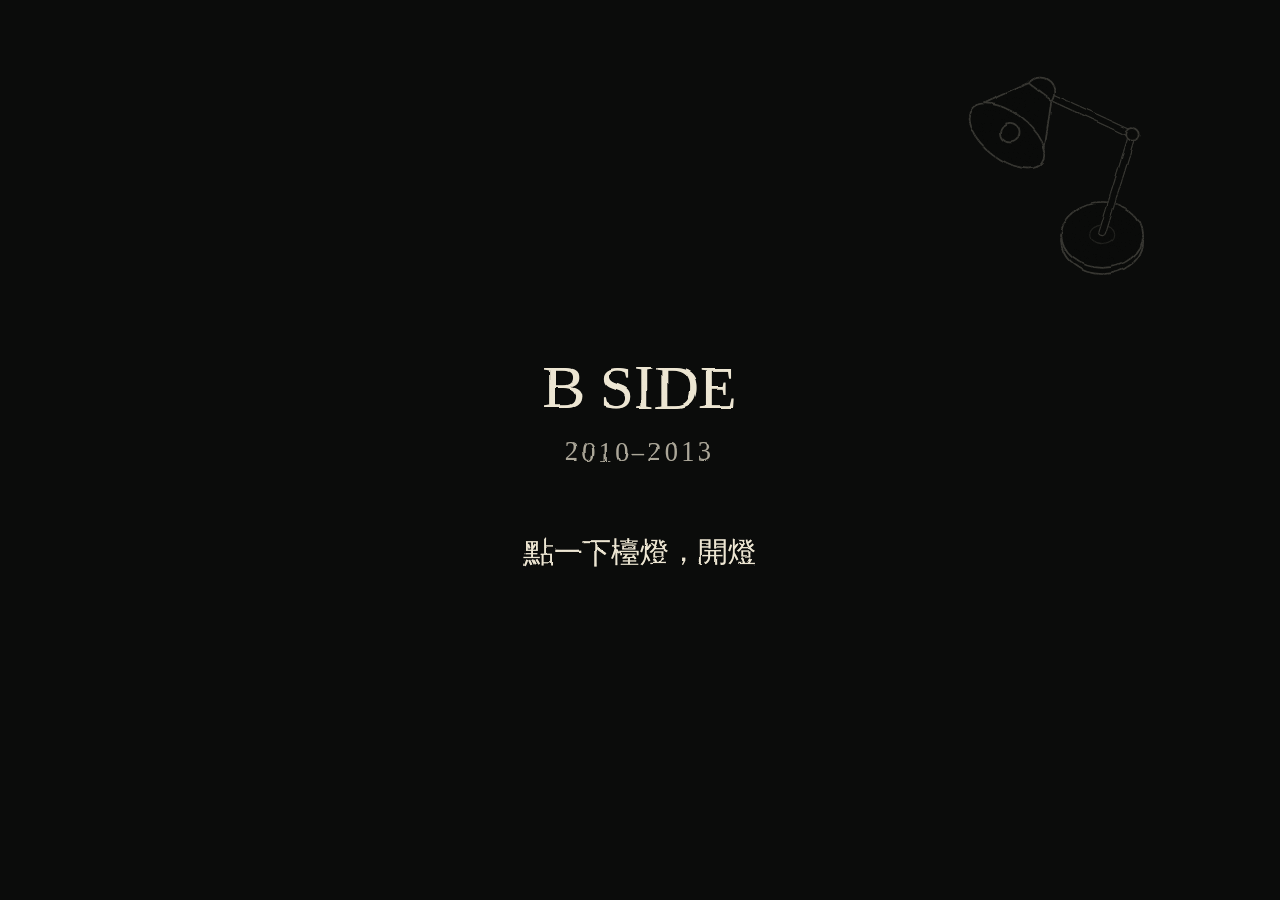
<file: index.html>
<!doctype html>
<html lang="zh-Hant">
<head>
<meta charset="utf-8">
<meta name="viewport" content="width=device-width, initial-scale=1, viewport-fit=cover">
<meta name="theme-color" content="#0B0C0B">
<title>B SIDE 2010-2013</title>
<meta property="og:title" content="B SIDE 2010-2013">
<meta property="og:type" content="music.album">
<link rel="icon" href="data:,">
<link rel="stylesheet" href="css/style.css">
</head>
<body>
<!-- 粉筆線條的濾鏡，整個頁面共用 -->
<svg id="defs" width="0" height="0" aria-hidden="true" focusable="false"><defs></defs></svg>

<main id="stage" class="light-off">
  <!-- 桌面：由 js/app.js 畫出來 -->
  <div id="desk"></div>

  <!-- 還沒開燈時 -->
  <div id="welcome">
    <svg viewBox="0 0 600 300" role="img" aria-label="B SIDE，2010 到 2013。點一下檯燈，開燈。">
      <g class="chalk boil">
        <text class="tx" x="300" y="112" text-anchor="middle" font-size="56">B SIDE</text>
        <text class="tx" x="300" y="160" text-anchor="middle" font-size="24" letter-spacing="3" opacity=".6">2010–2013</text>
      </g>
      <g class="chalk boil w-prompt"><text class="tx" x="300" y="252" text-anchor="middle" font-size="26">點一下檯燈，開燈</text></g>
    </svg>
  </div>

  <!-- 關燈後的播放器 -->
  <section id="player" aria-hidden="true" aria-label="播放器">
    <button class="p-x" type="button" data-act="close" aria-label="回到桌面">
      <svg viewBox="0 0 44 44" aria-hidden="true"><g class="chalk boil"><path class="l" d="M13,13 L31,31 M31,13 L13,31"></path></g></svg>
    </button>
    <header class="p-head">
      <h1 id="p-title"></h1>
      <p id="p-credits"></p>
    </header>
    <div id="p-lyrics"></div>
    <svg id="p-controls" viewBox="0 0 320 124" role="group" aria-label="播放控制"></svg>
  </section>
</main>

<audio id="audio" preload="metadata" playsinline></audio>
<script type="module" src="js/app.js"></script>
</body>
</html>
</file>
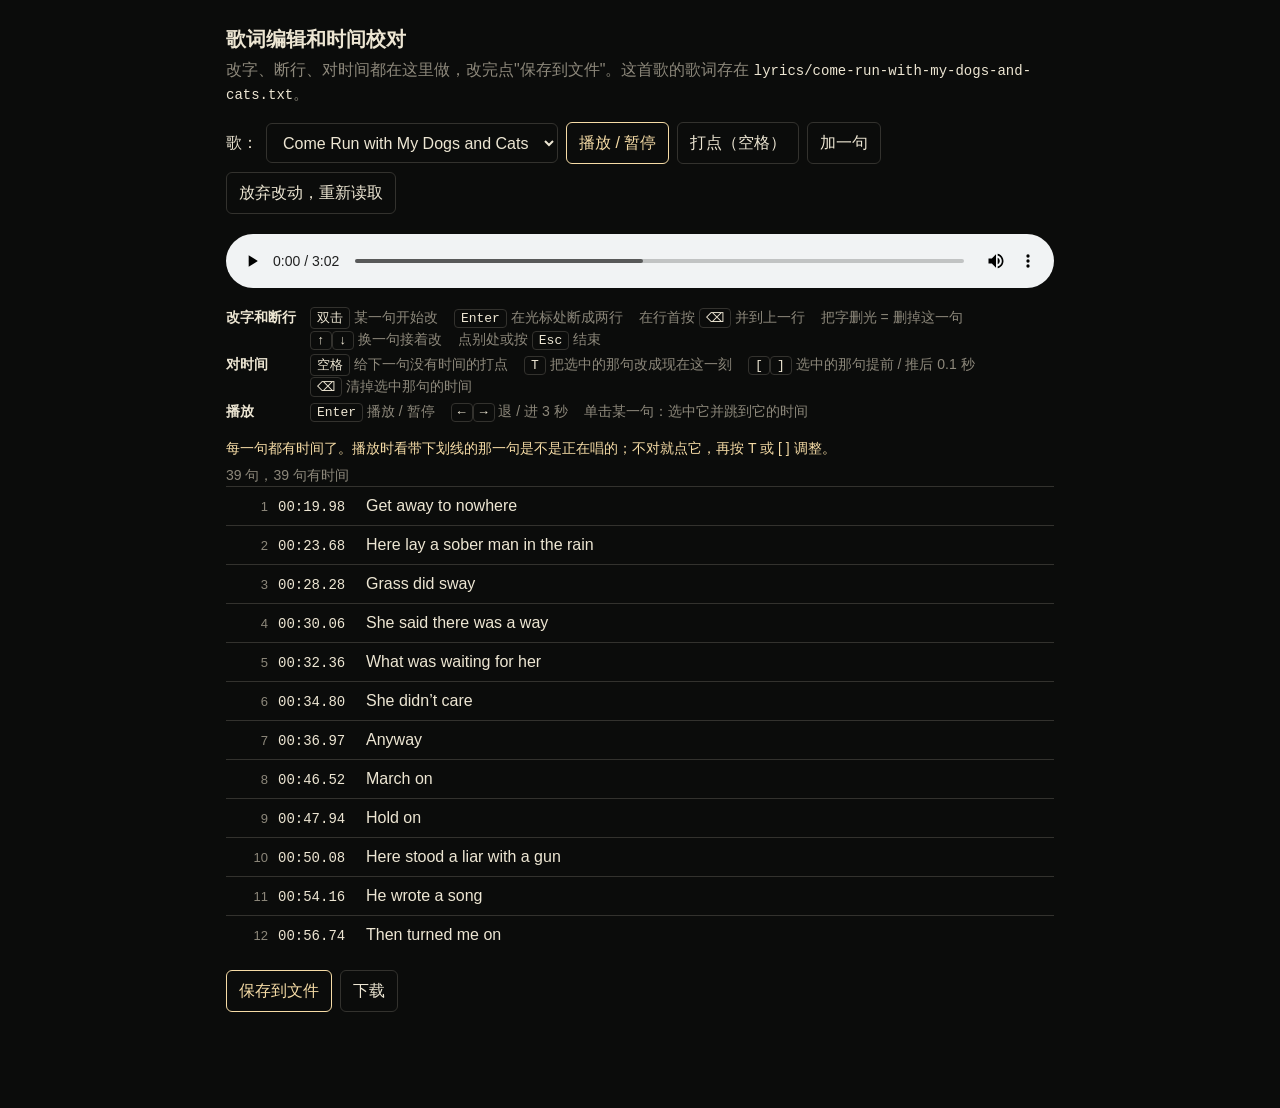
<file: tools/timing.html>
<!doctype html>
<html lang="zh-Hans">
<head>
<meta charset="utf-8">
<meta name="viewport" content="width=device-width, initial-scale=1">
<title>歌词编辑和时间校对</title>
<link rel="icon" href="data:,">
<style>
  :root { --bg: #0B0C0B; --ink: #EDE6D3; --dim: #8d887b; --line: #33322e; --hot: #F6DCA6; }
  * { box-sizing: border-box; }
  body { margin: 0; background: var(--bg); color: var(--ink); font: 16px/1.5 -apple-system, "PingFang SC", "Microsoft YaHei", sans-serif; }
  main { max-width: 860px; margin: 0 auto; padding: 24px 16px 80px; }
  h1 { font-size: 20px; margin: 0 0 4px; font-weight: 600; }
  p { margin: 0 0 12px; color: var(--dim); }
  code { font: 14px ui-monospace, Menlo, monospace; color: var(--ink); }
  .bar { display: flex; flex-wrap: wrap; gap: 8px; align-items: center; margin: 16px 0; }
  select, button { font: inherit; color: var(--ink); background: none; border: 1px solid var(--line); border-radius: 6px; padding: 8px 12px; min-height: 40px; }
  button { cursor: pointer; }
  button:hover, select:hover { border-color: var(--dim); }
  button.primary { border-color: var(--hot); color: var(--hot); }
  audio { width: 100%; margin: 4px 0 12px; }
  kbd { display: inline-block; min-width: 22px; padding: 1px 6px; border: 1px solid var(--line); border-radius: 4px; font: 13px ui-monospace, Menlo, monospace; color: var(--ink); text-align: center; }
  .keys { display: grid; grid-template-columns: auto 1fr; gap: 4px 14px; color: var(--dim); font-size: 14px; margin-bottom: 16px; }
  .keys b { color: var(--ink); font-weight: 600; white-space: nowrap; }
  .keys span span { display: inline-block; margin-right: 16px; }
  ol { list-style: none; margin: 0; padding: 0; border-top: 1px solid var(--line); max-height: 52vh; overflow: auto; }
  li { display: grid; grid-template-columns: 34px 78px 1fr; gap: 10px; align-items: baseline; padding: 7px 8px; border-bottom: 1px solid var(--line); cursor: pointer; }
  li .n { color: var(--dim); font-size: 13px; text-align: right; }
  li .t { font: 14px ui-monospace, Menlo, monospace; color: var(--dim); }
  li.done .t { color: var(--ink); }
  li.next { background: #1b1a16; }
  li.next .x { color: var(--hot); }
  li.playing span.x { text-decoration: underline; text-decoration-thickness: 2px; text-underline-offset: 5px; }
  li.sel { outline: 1px solid var(--hot); outline-offset: -1px; }
  li input.x { font: inherit; color: var(--ink); background: #1b1a16; border: 1px solid var(--hot); border-radius: 4px; padding: 2px 6px; margin: -3px 0; width: 100%; outline: none; }
  #note { color: var(--hot); font-size: 14px; min-height: 21px; margin-bottom: 6px; }
  #status { color: var(--dim); font-size: 14px; }
</style>
</head>
<body>
<main>
<h1>歌词编辑和时间校对</h1>
<p>改字、断行、对时间都在这里做，改完点"保存到文件"。这首歌的歌词存在 <code id="path"></code>。</p>

<div class="bar">
  <label for="song">歌：</label>
  <select id="song"></select>
  <button id="play" class="primary" type="button">播放 / 暂停</button>
  <button id="stamp" type="button">打点（空格）</button>
  <button id="add" type="button">加一句</button>
  <button id="reload" type="button">放弃改动，重新读取</button>
</div>

<audio id="audio" controls preload="auto"></audio>

<div class="keys">
  <b>改字和断行</b>
  <span><span><kbd>双击</kbd> 某一句开始改</span><span><kbd>Enter</kbd> 在光标处断成两行</span><span>在行首按 <kbd>⌫</kbd> 并到上一行</span><span>把字删光 = 删掉这一句</span><span><kbd>↑</kbd><kbd>↓</kbd> 换一句接着改</span><span>点别处或按 <kbd>Esc</kbd> 结束</span></span>
  <b>对时间</b>
  <span><span><kbd>空格</kbd> 给下一句没有时间的打点</span><span><kbd>T</kbd> 把选中的那句改成现在这一刻</span><span><kbd>[</kbd><kbd>]</kbd> 选中的那句提前 / 推后 0.1 秒</span><span><kbd>⌫</kbd> 清掉选中那句的时间</span></span>
  <b>播放</b>
  <span><span><kbd>Enter</kbd> 播放 / 暂停</span><span><kbd>←</kbd><kbd>→</kbd> 退 / 进 3 秒</span><span>单击某一句：选中它并跳到它的时间</span></span>
</div>

<div id="note"></div>
<div id="status"></div>
<ol id="lines"></ol>

<div class="bar">
  <button id="save" class="primary" type="button">保存到文件</button>
  <button id="download" type="button">下载</button>
  <span id="done" style="color: var(--dim); font-size: 14px"></span>
</div>
</main>

<script>
const $ = (s) => document.querySelector(s);
const audio = $('#audio');
const list = $('#lines');
let songs = [];
let song = null;
let header = [];     // 文件开头的 # 说明行，保存时原样写回
let lines = [];      // [{ text, t }]，t 为 null 表示还没有时间
let sel = -1;        // 选中的句子
let edit = -1;       // 正在改字的句子
let dirty = false;
let leaving = false; // 正在结束编辑，忽略随之而来的 blur

const fmt = (t) => {
  if (t == null) return '--:--.--';
  const m = Math.floor(t / 60);
  const s = (t - m * 60).toFixed(2).padStart(5, '0');
  return String(m).padStart(2, '0') + ':' + s;
};
const round = (t) => Math.max(0, Math.round(t * 100) / 100);
const nextIndex = () => lines.findIndex((l) => l.t == null);
const ascii = (c) => /[\x21-\x7e]/.test(c || '');

/* ---------- 读写文件 ---------- */

function parse(raw) {
  header = [];
  const out = [];
  for (const r of raw.split(/\r?\n/)) {
    const line = r.trim();
    if (line.startsWith('#')) { if (!out.length) header.push(r); continue; }
    if (!line) continue;
    const m = line.match(/^\[(\d+):(\d+(?:\.\d+)?)\]\s*(.*)$/);
    if (m) { if (m[3]) out.push({ text: m[3], t: Number(m[1]) * 60 + Number(m[2]) }); }
    else out.push({ text: line, t: null });
  }
  return out;
}

function serialize() {
  const head = header.length ? header.join('\n') + '\n\n' : '';
  const body = lines.filter((l) => l.text.trim());
  return head + body.map((l) => (l.t == null ? l.text : `[${fmt(l.t)}] ${l.text}`)).join('\n') + '\n';
}

function touch() { dirty = true; $('#done').textContent = '有改动还没保存'; }

/* ---------- 画列表 ---------- */

/** 行数或正在编辑的行变了：整个列表重画 */
function rebuild() {
  // 重画会把旧的输入框拿掉，浏览器会当成它"失去焦点"；这不是使用者结束编辑，要忽略
  const was = leaving;
  leaving = true;
  list.innerHTML = lines.map((l, i) => `<li data-i="${i}"><span class="n">${i + 1}</span><span class="t"></span>${
    i === edit ? '<input class="x" type="text" autocomplete="off" spellcheck="false" aria-label="这一句的歌词">' : '<span class="x"></span>'}</li>`).join('');
  leaving = was;
  list.querySelectorAll('li').forEach((li, i) => {
    const x = li.querySelector('.x');
    if (i === edit) x.value = lines[i].text; else x.textContent = lines[i].text;
  });
  refresh();
}

/** 只更新时间、高亮和提示，不动正在输入的那一格 */
function refresh() {
  const next = nextIndex();
  const now = audio.currentTime;
  let playing = -1;
  lines.forEach((l, i) => { if (l.t != null && l.t <= now) playing = i; });
  list.querySelectorAll('li').forEach((li, i) => {
    const l = lines[i];
    if (!l) return;
    li.className = [l.t != null ? 'done' : '', i === next ? 'next' : '', i === playing ? 'playing' : '', i === sel ? 'sel' : ''].join(' ');
    li.querySelector('.t').textContent = fmt(l.t);
  });
  const timed = lines.filter((l) => l.t != null);
  const backwards = timed.some((l, i) => i > 0 && l.t < timed[i - 1].t);
  $('#status').textContent = `${lines.length} 句，${timed.length} 句有时间`
    + (next >= 0 ? `，下一句要打点的是第 ${next + 1} 句` : '')
    + (backwards ? '。注意：有的句子时间比上一句还早' : '');
  if (edit < 0 && !audio.paused) {
    const focus = list.querySelector('li.playing') || list.querySelector('li.next');
    if (focus) focus.scrollIntoView({ block: 'nearest' });
  }
}

/* ---------- 改字和断行 ---------- */

function startEdit(i, caret) {
  if (i < 0 || i >= lines.length) return;
  edit = i;
  sel = i;
  rebuild();
  const input = list.querySelector('input.x');
  if (!input) return;
  input.focus();
  const pos = caret == null ? input.value.length : Math.min(caret, input.value.length);
  input.setSelectionRange(pos, pos);
}

/** 把输入框里的字收回来，结束编辑。字删光了就删掉这一句。回传这一句还在不在 */
function endEdit() {
  if (edit < 0) return true;
  const input = list.querySelector('input.x');
  const i = edit;
  const text = input ? input.value.trim() : lines[i].text;
  let kept = true;
  if (text !== lines[i].text) touch();
  if (text) lines[i].text = text;
  else { lines.splice(i, 1); kept = false; if (sel >= lines.length) sel = lines.length - 1; touch(); }
  edit = -1;
  rebuild();
  return kept;
}

function onEditKey(e) {
  if (e.isComposing || e.keyCode === 229) return;   // 输入法正在选字
  const input = e.target;
  const i = edit;
  const pos = input.selectionStart;
  if (e.key === 'Enter') {
    e.preventDefault();
    const a = input.value.slice(0, pos).trim();
    const b = input.value.slice(input.selectionEnd).trim();
    if (!a) return;                                   // 光标在行首：没有东西可断
    lines[i].text = a;
    lines.splice(i + 1, 0, { text: b, t: null });     // 后半句是新的一行，还没有时间
    touch();
    edit = -1;
    startEdit(i + 1, 0);
  } else if (e.key === 'Backspace' && pos === 0 && input.selectionEnd === 0 && i > 0) {
    e.preventDefault();
    const prev = lines[i - 1];
    const joint = prev.text.length;
    const gap = ascii(prev.text.slice(-1)) && ascii(input.value[0]) ? ' ' : '';
    prev.text = prev.text + gap + input.value.trim();
    lines.splice(i, 1);                               // 并上去的那一句，时间就不要了
    touch();
    edit = -1;
    startEdit(i - 1, joint + gap.length);
  } else if (e.key === 'Escape') {
    e.preventDefault();
    endEdit();
  } else if (e.key === 'ArrowUp' || e.key === 'ArrowDown') {
    e.preventDefault();
    const kept = endEdit();
    startEdit(e.key === 'ArrowUp' ? i - 1 : (kept ? i + 1 : i));
  }
}

list.addEventListener('keydown', (e) => { if (e.target.matches('input.x')) onEditKey(e); });
list.addEventListener('focusout', (e) => { if (e.target.matches('input.x') && !leaving) endEdit(); });
list.addEventListener('dblclick', (e) => {
  const li = e.target.closest('li');
  if (li && !e.target.matches('input.x')) startEdit(Number(li.dataset.i));
});

/* ---------- 对时间 ---------- */

function stamp() {
  const i = nextIndex();
  if (i < 0) return;
  lines[i].t = round(audio.currentTime);
  sel = i;
  touch(); refresh();
}

function retime() {
  if (sel < 0) return;
  lines[sel].t = round(audio.currentTime);
  touch(); refresh();
}

function nudge(d) {
  if (sel < 0 || lines[sel].t == null) return;
  lines[sel].t = round(lines[sel].t + d);
  audio.currentTime = lines[sel].t;
  touch(); refresh();
}

function clearSel() {
  if (sel < 0 || lines[sel].t == null) return;
  lines[sel].t = null;
  touch(); refresh();
}

/* ---------- 读取和保存 ---------- */

async function load(id) {
  if (dirty && !confirm('有改动还没保存，确定丢掉？')) { $('#song').value = song.id; return; }
  song = songs.find((s) => s.id === id);
  $('#path').textContent = song.lyrics || '（这首歌在 songs.json 里还没有 lyrics）';
  if (decodeURIComponent(audio.src).split('/').pop() !== song.audio.split('/').pop()) audio.src = '../' + song.audio;
  lines = [];
  if (song.lyrics) {
    try {
      const res = await fetch('../' + song.lyrics, { cache: 'no-store' });
      if (res.ok) lines = parse(await res.text());
    } catch (e) { /* 读不到就当作空的 */ }
  }
  sel = -1;
  edit = -1;
  dirty = false;
  $('#done').textContent = '';
  const missing = lines.filter((l) => l.t == null).length;
  $('#note').textContent = !lines.length ? '这首歌还没有歌词。点"加一句"开始写，写完一句按 Enter 接着写下一句。'
    : missing ? `有 ${missing} 句还没有时间。放歌，唱到那一句的开头时按空格。`
    : '每一句都有时间了。播放时看带下划线的那一句是不是正在唱的；不对就点它，再按 T 或 [ ] 调整。';
  rebuild();
}

async function save() {
  if (!song.lyrics) return;
  endEdit();
  try {
    const res = await fetch('../' + song.lyrics, { method: 'PUT', body: serialize(), headers: { 'Content-Type': 'text/plain; charset=utf-8' } });
    if (!res.ok) throw new Error(String(res.status));
    dirty = false;
    $('#done').textContent = '已保存到 ' + song.lyrics + '，刷新网页就能看到';
  } catch (e) {
    $('#done').textContent = '这里没法直接保存（需要用 dev-server.py 在本机打开）。请点"下载"，再替换原文件。';
  }
}

$('#play').onclick = () => { if (audio.paused) audio.play(); else audio.pause(); };
$('#stamp').onclick = stamp;
$('#reload').onclick = () => load(song.id);
$('#save').onclick = save;
$('#add').onclick = () => {
  endEdit();
  const at = sel >= 0 ? sel + 1 : lines.length;
  lines.splice(at, 0, { text: '', t: null });
  startEdit(at, 0);
};
$('#song').onchange = (e) => load(e.target.value);
$('#download').onclick = () => {
  endEdit();
  const a = document.createElement('a');
  a.href = URL.createObjectURL(new Blob([serialize()], { type: 'text/plain;charset=utf-8' }));
  a.download = song.lyrics.split('/').pop();
  a.click();
  URL.revokeObjectURL(a.href);
};
list.addEventListener('click', (e) => {
  const li = e.target.closest('li');
  if (!li || e.target.matches('input.x')) return;
  sel = Number(li.dataset.i);
  if (lines[sel] && lines[sel].t != null) audio.currentTime = lines[sel].t;
  refresh();
});
audio.addEventListener('timeupdate', refresh);
// 按钮和播放条不留焦点，否则空格会同时触发它们自己的动作
document.addEventListener('click', (e) => { const b = e.target.closest('button'); if (b) b.blur(); });
audio.addEventListener('focus', () => audio.blur());
window.addEventListener('beforeunload', (e) => { if (dirty) { e.preventDefault(); e.returnValue = ''; } });

document.addEventListener('keydown', (e) => {
  if (e.target.tagName === 'SELECT' || e.target.tagName === 'INPUT') return;   // 正在打字时，快捷键不生效
  if (e.key === ' ') { e.preventDefault(); stamp(); }
  else if (e.key === 'Enter') { e.preventDefault(); $('#play').onclick(); }
  else if (e.key === 'Backspace') { e.preventDefault(); clearSel(); }
  else if (e.key === 'ArrowLeft') { e.preventDefault(); audio.currentTime = Math.max(0, audio.currentTime - 3); }
  else if (e.key === 'ArrowRight') { e.preventDefault(); audio.currentTime += 3; }
  else if (e.key === '[') nudge(-0.1);
  else if (e.key === ']') nudge(0.1);
  else if (e.key === 't' || e.key === 'T') retime();
});

(async () => {
  const data = await (await fetch('../songs.json', { cache: 'no-store' })).json();
  songs = data.songs.filter((s) => !s.dev);
  $('#song').innerHTML = songs.map((s) => `<option value="${s.id}"></option>`).join('');
  [...$('#song').options].forEach((o, i) => { o.textContent = songs[i].title; });
  if (songs.length) load(songs[0].id);
})();
</script>
</body>
</html>
</file>
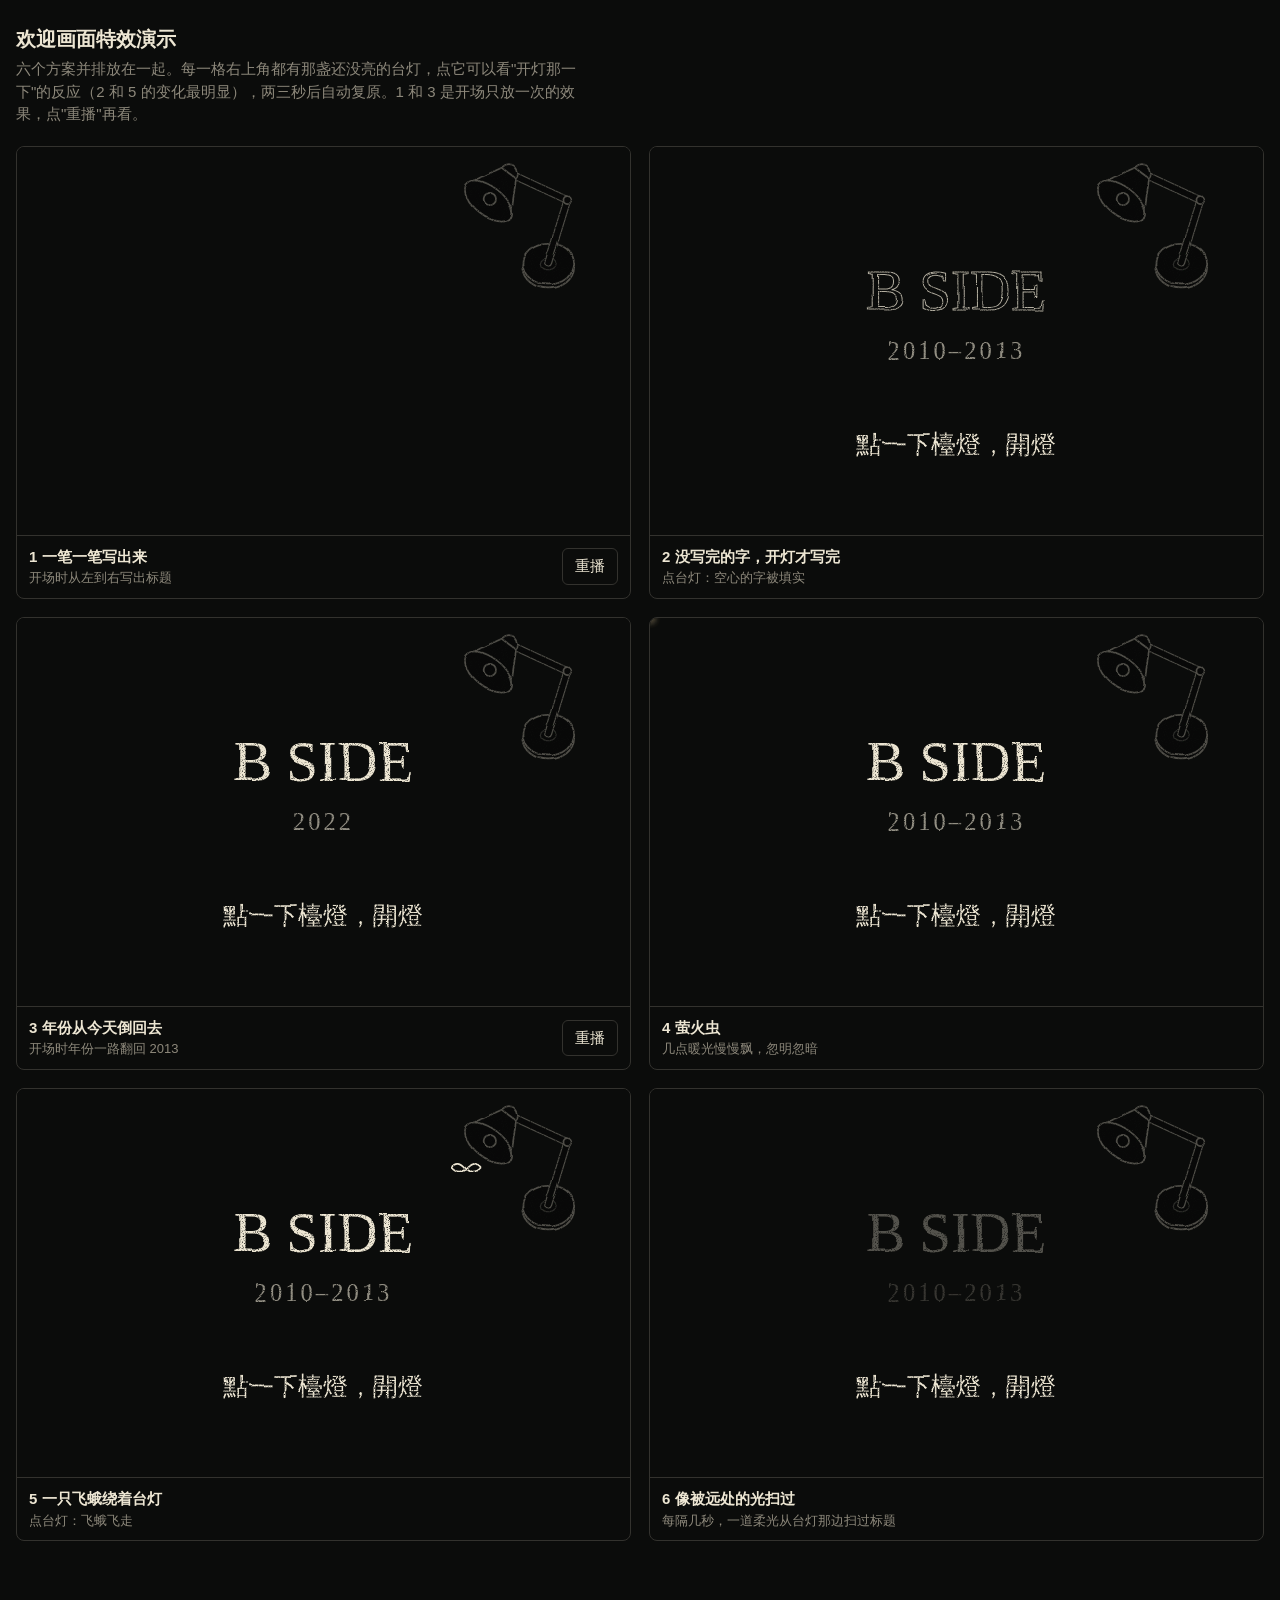
<file: tools/welcome-demo.html>
<!doctype html>
<html lang="zh-Hans">
<head>
<meta charset="utf-8">
<meta name="viewport" content="width=device-width, initial-scale=1">
<title>欢迎画面特效演示</title>
<link rel="icon" href="data:,">
<link rel="stylesheet" href="../css/style.css">
<style>
  html, body { height: auto; overflow: auto; }
  body { font: 15px/1.5 -apple-system, "PingFang SC", "Microsoft YaHei", sans-serif; padding: 24px 16px 60px; }
  h1 { font-size: 20px; font-weight: 600; margin: 0 0 4px; }
  .lead { color: #8d887b; margin: 0 0 20px; max-width: 70ch; }
  .grid { display: grid; grid-template-columns: repeat(auto-fit, minmax(min(420px, 100%), 1fr)); gap: 18px; }
  .panel { border: 1px solid #33322e; border-radius: 8px; overflow: hidden; }
  .panel svg { display: block; width: 100%; height: auto; background: var(--bg); font-family: var(--hand); }
  .panel svg * { vector-effect: non-scaling-stroke; }
  .panel footer { display: flex; gap: 10px; align-items: center; justify-content: space-between; padding: 10px 12px; border-top: 1px solid #33322e; }
  .panel footer b { font-weight: 600; }
  .panel footer span { color: #8d887b; font-size: 13px; display: block; }
  .panel button { font: inherit; color: var(--ink); background: none; border: 1px solid #33322e; border-radius: 6px; padding: 6px 12px; min-height: 36px; cursor: pointer; white-space: nowrap; }
  .panel button:hover { border-color: #8d887b; }

  /* 每一格共用：隐约的台灯、会晃的提示 */
  .lamp { opacity: .3; animation: lampwait 2.6s ease-in-out infinite alternate; transition: opacity .5s; cursor: pointer; }
  .panel:not(.lit) .mouth { fill: var(--bg); fill-opacity: 1; }
  .lit .lamp { opacity: 1; animation: none; }
  .yrs { transition: opacity .8s ease; }
  .prompt { transition: opacity .8s ease; }

  /* 2 没写完的字 */
  .fx-hollow .ttl { fill: var(--ink); fill-opacity: 0; stroke: var(--ink); stroke-width: 1; opacity: .75; transition: fill-opacity .9s ease, opacity .9s ease; }
  .fx-hollow.lit .ttl { fill-opacity: 1; opacity: 1; }

  /* 3 年份倒回去 */
  .fx-years .yrs.tick { animation: tick .11s ease-out; }
  @keyframes tick { from { transform: translateY(-7px); opacity: .2; } to { transform: none; opacity: .6; } }

  /* 4 萤火虫 */
  .ff { fill: #F6DCA6; filter: drop-shadow(0 0 4px rgba(246, 220, 166, .9)); }
  .ff1 { animation: drift1 13s ease-in-out infinite alternate, blink 3.1s ease-in-out infinite; }
  .ff2 { animation: drift2 17s ease-in-out infinite alternate, blink 4.3s ease-in-out -1.2s infinite; }
  .ff3 { animation: drift3 15s ease-in-out infinite alternate, blink 3.7s ease-in-out -2s infinite; }
  .ff4 { animation: drift4 19s ease-in-out infinite alternate, blink 5.2s ease-in-out -.6s infinite; }
  @keyframes blink { 0%, 100% { opacity: .1; } 45%, 60% { opacity: .95; } }
  @keyframes drift1 { from { transform: translate(90px, 250px); } 50% { transform: translate(200px, 120px); } to { transform: translate(330px, 210px); } }
  @keyframes drift2 { from { transform: translate(480px, 300px); } 50% { transform: translate(380px, 240px); } to { transform: translate(250px, 320px); } }
  @keyframes drift3 { from { transform: translate(140px, 90px); } 50% { transform: translate(60px, 180px); } to { transform: translate(170px, 300px); } }
  @keyframes drift4 { from { transform: translate(350px, 60px); } 50% { transform: translate(430px, 170px); } to { transform: translate(540px, 240px); } }

  /* 5 飞蛾 */
  .moth-wrap { transition: transform 1.3s ease-in, opacity 1.3s ease-in; }
  .lit .moth-wrap { transform: translate(-240px, -150px); opacity: 0; }
  .wing { animation: flap .16s ease-in-out infinite alternate; transform-box: fill-box; transform-origin: center; }
  @keyframes flap { from { transform: scaleY(1); } to { transform: scaleY(.35); } }
</style>
</head>
<body>
<h1>欢迎画面特效演示</h1>
<p class="lead">六个方案并排放在一起。每一格右上角都有那盏还没亮的台灯，点它可以看"开灯那一下"的反应（2 和 5 的变化最明显），两三秒后自动复原。1 和 3 是开场只放一次的效果，点"重播"再看。</p>

<svg width="0" height="0" aria-hidden="true" focusable="false" style="position:absolute"><defs>
<filter id="ck" x="-3%" y="-3%" width="106%" height="106%"><feTurbulence type="fractalNoise" baseFrequency="0.03" numOctaves="2" seed="4" result="n"></feTurbulence><feDisplacementMap in="SourceGraphic" in2="n" scale="3" xChannelSelector="R" yChannelSelector="G" result="d"></feDisplacementMap><feTurbulence type="fractalNoise" baseFrequency="1.1" numOctaves="1" seed="2" result="gr"></feTurbulence><feColorMatrix in="gr" type="matrix" values="0 0 0 0 1  0 0 0 0 1  0 0 0 0 1  3.4 0 0 0 -0.6" result="ga"></feColorMatrix><feComposite in="d" in2="ga" operator="in"></feComposite></filter>
</defs></svg>

<main class="grid" id="grid"></main>

<script type="module">
import { lamp } from '../js/objects.js';

const TITLE = 'B SIDE';
const YEARS = '2010–2013';
const title = (extra = '') => `<text class="tx ttl" x="300" y="160" text-anchor="middle" font-size="56" ${extra}>${TITLE}</text>`;
const years = () => `<text class="tx yrs" x="300" y="208" text-anchor="middle" font-size="24" letter-spacing="3" opacity=".6">${YEARS}</text>`;
const common = `
<g class="prompt"><g filter="url(#ck)" class="w-prompt"><text class="tx" x="300" y="300" text-anchor="middle" font-size="24">點一下檯燈，開燈</text></g></g>
<g filter="url(#ck)"><g class="lamp" transform="translate(520 118) scale(0.55)">${lamp()}</g></g>`;

const panels = [
  {
    fx: 'write', name: '1 一笔一笔写出来', note: '开场时从左到右写出标题', replay: true,
    svg: `<defs><clipPath id="wipe"><rect id="wipe-rect" x="126" y="98" width="0" height="84"></rect></clipPath></defs>
<g filter="url(#ck)"><g clip-path="url(#wipe)">${title()}</g>${years()}</g>`,
  },
  {
    fx: 'hollow', name: '2 没写完的字，开灯才写完', note: '点台灯：空心的字被填实',
    svg: `<g filter="url(#ck)">${title()}${years()}</g>`,
  },
  {
    fx: 'years', name: '3 年份从今天倒回去', note: '开场时年份一路翻回 2013', replay: true,
    svg: `<g filter="url(#ck)">${title()}${years()}</g>`,
  },
  {
    fx: 'fireflies', name: '4 萤火虫', note: '几点暖光慢慢飘，忽明忽暗',
    svg: `<g filter="url(#ck)">${title()}${years()}</g>
<circle class="ff ff1" r="2.2"></circle><circle class="ff ff2" r="1.8"></circle><circle class="ff ff3" r="2"></circle><circle class="ff ff4" r="1.6"></circle>`,
  },
  {
    fx: 'moth', name: '5 一只飞蛾绕着台灯', note: '点台灯：飞蛾飞走',
    svg: `<g filter="url(#ck)">${title()}${years()}</g>
<g class="moth-wrap"><g filter="url(#ck)"><g>
<path class="l wing" d="M0,0 q-8,-10 -14,-2 q6,7 14,2 q8,-10 14,-2 q-6,7 -14,2"></path>
<animateMotion dur="3.4s" repeatCount="indefinite" path="M 502,56 a 42,26 0 1,1 -84,0 a 42,26 0 1,1 84,0"></animateMotion>
</g></g></g>`,
  },
  {
    fx: 'sweep', name: '6 像被远处的光扫过', note: '每隔几秒，一道柔光从台灯那边扫过标题',
    svg: `<defs>
<linearGradient id="band" x1="0" x2="1"><stop offset="0" stop-color="#fff" stop-opacity="0"></stop><stop offset="0.5" stop-color="#fff" stop-opacity="1"></stop><stop offset="1" stop-color="#fff" stop-opacity="0"></stop></linearGradient>
<mask id="sweep" maskUnits="userSpaceOnUse" x="0" y="0" width="600" height="380"><rect y="60" width="260" height="190" fill="url(#band)" transform="skewX(-22)"><animate attributeName="x" values="820;820;-360" keyTimes="0;0.35;1" dur="6s" repeatCount="indefinite"></animate></rect></mask>
</defs>
<g filter="url(#ck)"><g opacity=".32">${title()}${years()}</g><g mask="url(#sweep)">${title()}${years()}</g></g>`,
  },
];

const grid = document.getElementById('grid');
grid.innerHTML = panels.map((p, i) => `<section class="panel fx-${p.fx}" data-i="${i}">
<svg viewBox="0 0 600 380" role="img" aria-label="${p.name}">${p.svg}${common}</svg>
<footer><div><b>${p.name}</b><span>${p.note}</span></div>${p.replay ? '<button type="button" class="replay">重播</button>' : ''}</footer>
</section>`).join('');

/* 1：标题从左到右写出来，然后年份、提示依次出现 */
function playWrite(panel) {
  const rect = panel.querySelector('#wipe-rect');
  const yrs = panel.querySelector('.yrs');
  const prompt = panel.querySelector('.prompt');
  yrs.style.opacity = 0;
  prompt.style.opacity = 0;
  const t0 = performance.now();
  const dur = 2300;
  const frame = (now) => {
    const t = Math.min(1, (now - t0) / dur);
    rect.setAttribute('width', (348 * t).toFixed(1));
    if (t < 1) requestAnimationFrame(frame);
    else { yrs.style.opacity = ''; setTimeout(() => { prompt.style.opacity = ''; }, 700); }
  };
  requestAnimationFrame(frame);
}

/* 3：年份从今年一路翻回去 */
function playYears(panel) {
  const yrs = panel.querySelector('.yrs');
  let y = new Date().getFullYear();
  const step = () => {
    yrs.textContent = String(y);
    yrs.classList.remove('tick');
    void yrs.getBBox();          // 让动画重新开始
    yrs.classList.add('tick');
    if (y > 2013) { y -= 1; setTimeout(step, 120); }
    else setTimeout(() => { yrs.textContent = YEARS; yrs.classList.remove('tick'); void yrs.getBBox(); yrs.classList.add('tick'); }, 420);
  };
  step();
}

const players = { write: playWrite, years: playYears };

grid.addEventListener('click', (e) => {
  const panel = e.target.closest('.panel');
  if (!panel) return;
  const fx = panels[panel.dataset.i].fx;
  if (e.target.closest('.replay')) { players[fx](panel); return; }
  if (e.target.closest('.lamp')) {
    if (panel.classList.contains('lit')) return;
    panel.classList.add('lit');
    setTimeout(() => panel.classList.remove('lit'), 2800);
  }
});

for (const panel of grid.querySelectorAll('.panel')) {
  const fx = panels[panel.dataset.i].fx;
  if (players[fx]) setTimeout(() => players[fx](panel), 600);
}
</script>
</body>
</html>
</file>
<file: css/style.css>
/* 手寫字體的位置：字體選定後，把檔案放到 fonts/handwriting.woff2，
   再把下面這段的註解拿掉。在那之前用系統裡的楷體，樣子和設計稿不同。

@font-face {
  font-family: "Handwriting";
  src: url("../fonts/handwriting.woff2") format("woff2");
  font-display: swap;
}
*/

:root {
  --bg: #0B0C0B;
  --ink: #EDE6D3;
  --hand: "Handwriting", "Iansui", "Kaiti TC", "BiauKai", "STKaiti", "DFKai-SB", "KaiTi", cursive;
}

* { box-sizing: border-box; }

html, body {
  margin: 0;
  height: 100%;
  background: var(--bg);
  color: var(--ink);
  overflow: hidden;
  overscroll-behavior: none;
}

#stage {
  position: fixed;
  inset: 0;
  display: flex;
  align-items: center;
  justify-content: center;
}

.layer {
  position: absolute;
  inset: 0;
  width: 100%;
  height: 100%;
  display: block;
  overflow: hidden;
  touch-action: none;
  user-select: none;
  -webkit-user-select: none;
  -webkit-tap-highlight-color: transparent;
  font-family: var(--hand);
  will-change: transform;   /* 每一層各自合成，互不牽連 */
}

.layer * { vector-effect: non-scaling-stroke; }

/* 上面幾層只是疊上去的畫，不擋住下面的操作；手機上的按鈕、進度線和檯燈例外 */
#layer-text, #layer-rec, #layer-top, #layer-shade, #layer-lamp { pointer-events: none; }
#layer-top .btn, #layer-top .seek, #layer-lamp .btn { pointer-events: auto; }

/* 線條的幾種筆觸 */
.s { fill: var(--bg); stroke: var(--ink); stroke-width: var(--w, 1.7); stroke-linejoin: round; stroke-linecap: round; }
.l { fill: none; stroke: var(--ink); stroke-width: var(--w, 1.7); stroke-linejoin: round; stroke-linecap: round; }
.f { fill: none; stroke: var(--ink); stroke-width: var(--wf, 1.1); stroke-linecap: round; opacity: .5; }
.g { fill: none; stroke: var(--ink); stroke-width: 1; opacity: .24; }
.to { fill: none; stroke: var(--ink); stroke-linecap: round; }
.ti { fill: none; stroke: var(--bg); stroke-linecap: round; }
.bo { fill: none; stroke: var(--ink); stroke-linecap: butt; }
.bi { fill: none; stroke: var(--bg); stroke-linecap: butt; }
.dot { fill: var(--ink); stroke: none; }
.tx { fill: var(--ink); stroke: none; font-family: var(--hand); }
.ot { fill: none; stroke: var(--ink); stroke-width: 1.2; font-family: var(--hand); }
.nb { fill: none; stroke: var(--ink); stroke-width: 1.2; font-family: "Arial Narrow", "Helvetica Neue", Arial, sans-serif; font-weight: 700; }
.dg { fill: var(--ink); stroke: none; font-family: "Helvetica Neue", "Arial Narrow", Arial, sans-serif; font-weight: 200; }
.hit { fill: transparent; stroke: none; }

.mobile { --w: 1.35; --wf: .9; }

/* 轉盤上的唱片 */
.spin { animation: spin 1.8s linear infinite; animation-play-state: paused; }
.is-playing .spin { animation-play-state: running; }
@keyframes spin { to { transform: rotate(360deg); } }

/* 唱臂 */
#arm { transition: transform .9s cubic-bezier(.4, 0, .2, 1); }
#arm.track { transition: transform .4s linear; }

/* 盒子裡的唱片 */
.rec { cursor: grab; }
.rec .lift { transition: transform .28s cubic-bezier(.3, .7, .3, 1); }
.rec.up .lift { transform: translate(0, -200px); }
.rec.peek .lift { transform: translate(0, -34px); }
.dragging, .dragging .rec { cursor: grabbing; }

/* 按鈕和進度線 */
.btn { cursor: pointer; outline: none; }
.btn:hover .ring, .btn:focus-visible .ring { stroke-width: 2.6; }
/* 進度線不要瀏覽器預設的方框；用鍵盤選到它時，改成把圓點加粗來示意 */
.seek { cursor: pointer; outline: none; }
.seek:focus-visible .seek-knob { stroke-width: 3; }

/* 筆記本上的歌詞 */
.ly { fill: var(--ink); font-family: var(--hand); opacity: 0; transition: opacity .5s ease; }
.ly.on { opacity: 1; }
.ly.past { opacity: .4; }

.dim { opacity: .28; }

/* 手機挑歌時的兩個箭頭：平常不顯示；翻到頭的那一邊變淡、點不了 */
#browse-nav { display: none; }
.browsing #browse-nav { display: inline; }
.btn.off { opacity: .22; pointer-events: none; }

@media (prefers-reduced-motion: reduce) {
  .spin { animation: none; }
  .rec .lift, #arm { transition: none; }
}

/* ---------- 開燈、關燈 ---------- */

#desk {
  position: absolute;
  inset: 0;
  opacity: 1;
  visibility: visible;
  transition: opacity 1.1s ease, visibility 0s;
}
.mode-player #desk {
  opacity: 0;
  visibility: hidden;
  transition: opacity .5s ease, visibility 0s linear .5s;
}
/* 還沒開燈：桌上的東西都看不見，只有檯燈隱約有個輪廓，燈罩口是暗的 */
#desk .layer { transition: opacity .9s ease; }
.light-off #desk { pointer-events: none; }
.light-off #desk .layer { opacity: 0; }
.light-off #desk #layer-lamp { opacity: .2; animation: lampwait 2.6s ease-in-out infinite alternate; }
/* 等人來點的檯燈：輪廓緩緩地明暗，讓人注意到它 */
@keyframes lampwait { from { opacity: .16; } to { opacity: .42; } }
.light-off .mouth { fill: var(--bg); fill-opacity: 1; }
/* 剛開燈的那一下：閃兩下才亮穩 */
.just-lit #desk { animation: lit 1.1s ease-out; }
@keyframes lit {
  0% { opacity: 0; }
  8% { opacity: .75; }
  14% { opacity: .12; }
  30% { opacity: .9; }
  38% { opacity: .55; }
  100% { opacity: 1; }
}

#obj-notebook { cursor: pointer; }

/* 開燈後幾秒沒有動作：空轉盤上浮出一行字，提示該怎麼做 */
.tip { opacity: 0; transition: opacity .9s ease; pointer-events: none; }
.show-hint .tip { opacity: .85; animation: tip 2.4s ease-in-out infinite alternate; }
@keyframes tip { from { opacity: .5; } to { opacity: .95; } }

/* 第一首歌開始後，筆記本右頁最下面一行短暫出現的提示：點這裡可以換成播放器 */
.tip2 { opacity: 0; transition: opacity 1.2s ease; pointer-events: none; }
.show-nbtip .tip2 { opacity: .8; }

/* 燈罩口：亮著的燈 */
.mouth { fill: #F3DDAE; fill-opacity: .9; }

#welcome {
  position: absolute;
  inset: 0;
  display: flex;
  align-items: center;
  justify-content: center;
  pointer-events: none;   /* 字不擋住檯燈：只有點檯燈才開燈 */
  transition: opacity .4s ease, visibility 0s;
}
#welcome svg {
  width: min(88vw, 660px);
  height: auto;
  overflow: visible;
  font-family: var(--hand);
}
/* 只有提示那一行在晃 */
.w-prompt {
  transform-box: fill-box;
  transform-origin: center;
  animation: sway 3.4s ease-in-out infinite alternate;
}
.light-on #welcome, .mode-player #welcome {
  opacity: 0;
  visibility: hidden;
  pointer-events: none;
  transition: opacity .4s ease, visibility 0s linear .4s;
}
@keyframes sway {
  from { transform: translate(-3px, 2px) rotate(-1.4deg); }
  to { transform: translate(3px, -2px) rotate(1.2deg); }
}

/* ---------- 關燈後的播放器 ---------- */

#player {
  position: absolute;
  inset: 0;
  display: flex;
  flex-direction: column;
  align-items: center;
  gap: 12px;
  padding: max(20px, env(safe-area-inset-top)) 20px max(20px, env(safe-area-inset-bottom));
  font-family: var(--hand);
  opacity: 0;
  visibility: hidden;
  pointer-events: none;
  transition: opacity .5s ease, visibility 0s linear .5s;
}
.mode-player #player {
  opacity: 1;
  visibility: visible;
  pointer-events: auto;
  transition: opacity .7s ease .2s, visibility 0s;
}
#player * { vector-effect: non-scaling-stroke; }

.p-x {
  position: absolute;
  top: max(12px, env(safe-area-inset-top));
  right: 12px;
  width: 52px;
  height: 52px;
  padding: 0;
  border: 0;
  background: none;
  color: var(--ink);
  cursor: pointer;
}
.p-x svg { width: 100%; height: 100%; display: block; }
.p-x:hover .l, .p-x:focus-visible .l { stroke-width: 2.8; }
.p-x:focus { outline: none; }

.p-head { text-align: center; margin-top: 34px; padding: 0 44px; }
#p-title { margin: 0; font-size: clamp(26px, 4.2vw, 40px); font-weight: 400; line-height: 1.3; }
#p-credits { margin: 6px 0 0; font-size: 15px; opacity: .55; }

#p-lyrics {
  position: relative;   /* 讓每一句的位置以這個捲動區為準，才能把正在唱的那句捲到正中間 */
  flex: 1 1 auto;
  width: min(100%, 560px);
  min-height: 0;
  overflow-y: auto;
  padding: 30vh 0;
  text-align: center;
  scrollbar-width: none;
  -webkit-mask-image: linear-gradient(to bottom, transparent 0, #000 22%, #000 78%, transparent 100%);
  mask-image: linear-gradient(to bottom, transparent 0, #000 22%, #000 78%, transparent 100%);
}
#p-lyrics::-webkit-scrollbar { display: none; }
.pl {
  margin: 0;
  padding: 7px 8px;
  font-size: clamp(19px, 2.4vw, 23px);
  line-height: 1.5;
  opacity: .28;
  cursor: pointer;
  transition: opacity .4s ease, transform .4s ease;
}
.pl.past { opacity: .45; }
.pl.now { opacity: 1; transform: scale(1.12); }
.p-empty { opacity: .4; font-size: 17px; padding-top: 8px; }

#p-controls { flex: 0 0 auto; width: min(100%, 340px); height: auto; overflow: visible; }

@media (prefers-reduced-motion: reduce) {
  .w-prompt, .just-lit #desk, .light-off #desk #layer-lamp { animation: none; }
  .pl { transition: none; }
}
</file>
